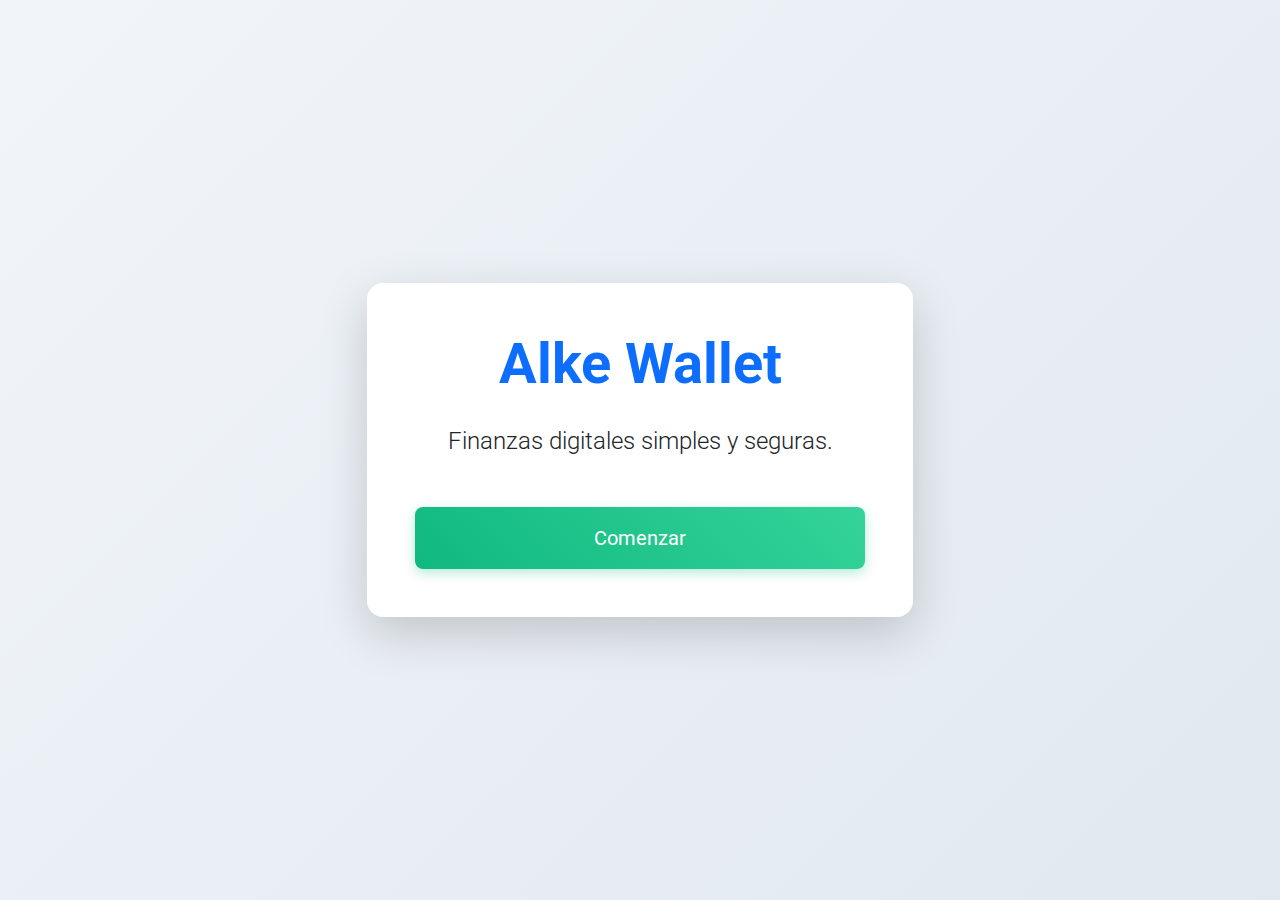
<file: index.html>
<!DOCTYPE html>
<html lang="es">
<head>
    <meta charset="UTF-8">
    <meta name="viewport" content="width=device-width, initial-scale=1.0">
    <title>Alke Wallet - Landing</title>
    
    <!-- BOOTSTRAP 5 CDN -->
    <link href="https://cdn.jsdelivr.net/npm/bootstrap@5.3.3/dist/css/bootstrap.min.css" rel="stylesheet">
    
    <!-- GOOGLE FONTS -->
    <link href="https://fonts.googleapis.com/css2?family=Roboto:wght@300;400;500;700&display=swap" rel="stylesheet">
    
    <!-- CSS Colores y efectos globales -->
    <link rel="stylesheet" href="styles.css">
</head>
<body class="d-flex align-items-center min-vh-100 py-4">
    <!-- CONTAINER -->
    <div class="container">
        <div class="row justify-content-center">
            <div class="col-md-8 col-lg-6 text-center">
                <!-- CARD HERO CON SOMBRA -->
                <div class="card p-5 shadow-lg">
                    <!-- TÍTULO -->
                    <h1 class="display-4 fw-bold text-primary mb-4">Alke Wallet</h1>
                    <!-- DESCRIPCIÓN  -->
                    <p class="lead mb-5 fs-4">Finanzas digitales simples y seguras.</p>
                    <!-- BOTÓN CTA GRANDE CON GRADIENTE -->
                    <a href="login.html" class="btn btn-primary btn-lg px-5 py-3 fs-5">
                        Comenzar
                    </a>
                </div>
            </div>
        </div>
    </div>
    
    <!-- BOOTSTRAP JS PARA INTERACCIONES -->
    <script src="https://cdn.jsdelivr.net/npm/bootstrap@5.3.3/dist/js/bootstrap.bundle.min.js"></script>
</body>
</html>
</file>
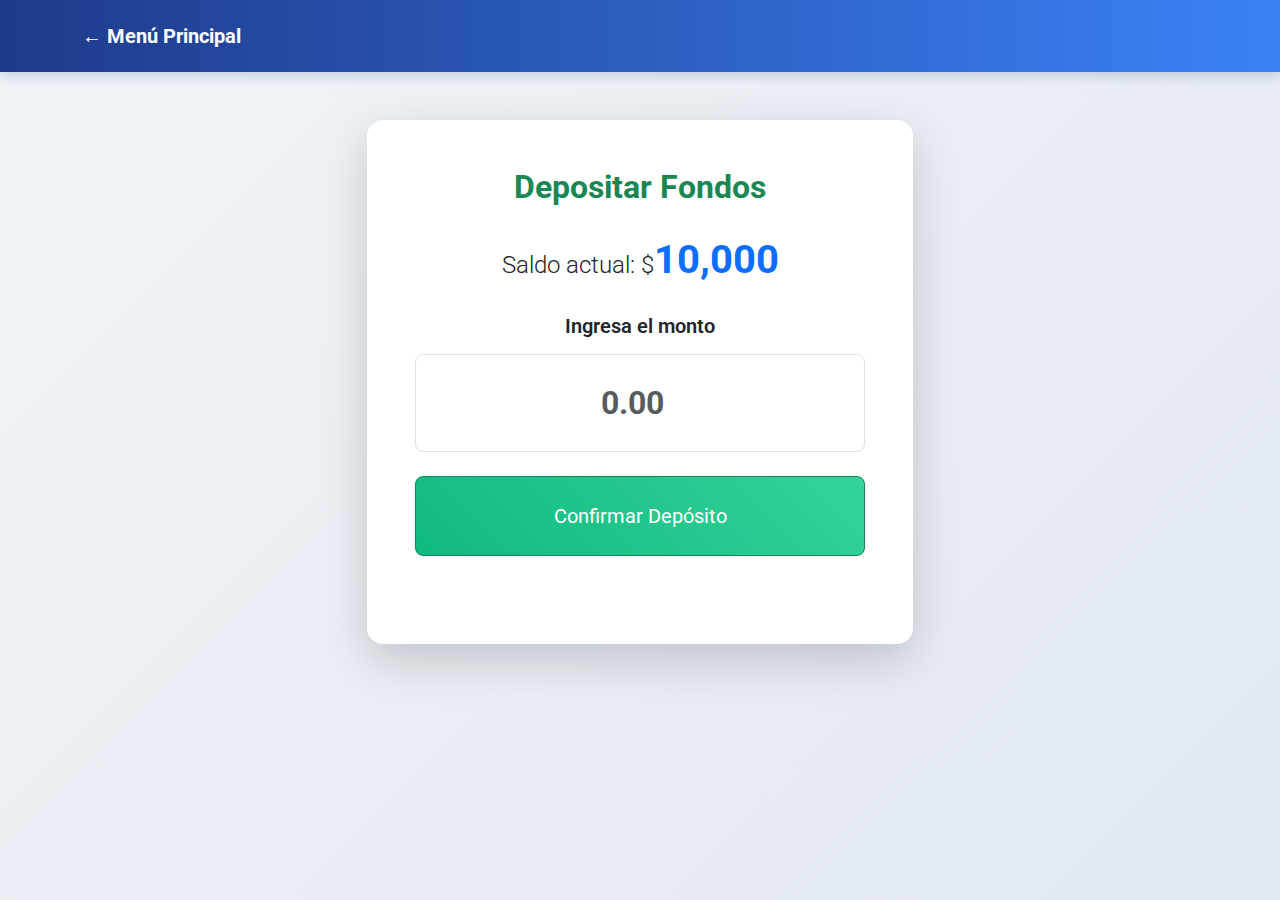
<file: deposit.html>
<!DOCTYPE html>
<html lang="es">
<head>
   <!-- Cambio para Merge Github -->
    <meta charset="UTF-8"><meta name="viewport" content="width=device-width, initial-scale=1.0">
    <title>Alke Wallet - Depositar</title>
    <link href="https://cdn.jsdelivr.net/npm/bootstrap@5.3.3/dist/css/bootstrap.min.css" rel="stylesheet">
    <link href="https://fonts.googleapis.com/css2?family=Roboto:wght@300;400;500;700&display=swap" rel="stylesheet">
    <link rel="stylesheet" href="styles.css">
</head>


<body>
    <!-- NAVBAR CON BOTÓN VOLVER -->
    <nav class="navbar navbar-dark py-3 sticky-top">
        <div class="container">
            <a class="navbar-brand fw-bold text-white" href="menu.html">← Menú Principal</a>
        </div>
    </nav>
    


    <!-- FORM DEPOSITO -->
    <div class="container my-5">
        <div class="row justify-content-center">
            <div class="col-md-8 col-lg-6">
                <div class="card p-5 shadow-lg text-center">
                    <h2 class="mb-4 fw-bold fs-2 text-success">Depositar Fondos</h2>


                    <!-- SALDO ACTUAL DINÁMICO -->
                    <p class="lead mb-4 fs-4">
                        Saldo actual: $<span id="saldoActual" class="text-primary fs-1 fw-bold">10,000</span>
                    </p>
                    

                    <!-- FORM CON VALIDACIÓN -->
                    <form id="depositForm">
                        <div class="mb-4">
                            <label class="form-label h5 fw-semibold mb-3 text-center w-100 d-block">
                                Ingresa el monto
                            </label>

                            <!-- INPUT CON LIMITES  -->
                            <input type="number" class="form-control form-control-lg text-center fs-2 fw-bold p-4" 
                                   id="monto" min="1" max="100000" step="0.01" placeholder="0.00" required>
                        </div>
                        <button type="submit" class="btn btn-success btn-lg w-100 py-4 fs-5 mb-3">
                            Confirmar Depósito
                        </button>
                    </form>


                    <!-- ALERTA DINÁMICA -->
                    <div id="mensajeDeposito" class="mt-4"></div>
                </div>
            </div>
        </div>
    </div>
    


    <script src="https://cdn.jsdelivr.net/npm/bootstrap@5.3.3/dist/js/bootstrap.bundle.min.js"></script>
    <link href="https://cdn.jsdelivr.net/npm/bootstrap-icons@1.11.3/font/bootstrap-icons.css" rel="stylesheet">
    <script>
        /* JS FUNCIONAL COMPLETO - DEPÓSITO*/
        let saldo = parseFloat(localStorage.getItem('saldo')) || 10000; // CARGA SALDO PERSISTENTE
        document.getElementById('saldoActual').textContent = saldo.toLocaleString();
        
        /* EVENTO SUBMIT FORM - VALIDACIÓN + ACTUALIZACIÓN */
        document.getElementById('depositForm').addEventListener('submit', function(e) {
            e.preventDefault(); // EVITA RECARGA
            const monto = parseFloat(document.getElementById('monto').value);
            

            /* VALIDACIÓN CLIENTE */
            if (monto > 0 && monto <= 100000) {
                saldo += monto; // SUMA AL SALDO
                localStorage.setItem('saldo', saldo); // GUARDA PERSISTENTE

                // AGREGA AL HISTORIAL AUTOMÁTICO
                    const nuevoMovimiento = {
                        fecha: new Date().toISOString(),
                        descripcion: 'Depósito manual',
                        tipo: 'ingreso',
                        operacion: 'depósito',
                        monto: monto,
                        saldoPosterior: saldo,
                        contacto: null
                    };
                    historial = JSON.parse(localStorage.getItem('historialMovimientos')) || [];
                    historial.unshift(nuevoMovimiento); // AGREGA AL INICIO
                    localStorage.setItem('historialMovimientos', JSON.stringify(historial));

                    // NOTIFICA OTRAS PÁGINAS
                    if ('BroadcastChannel' in window) {
                        new BroadcastChannel('alke-wallet').postMessage('historial-updated');
                    }

                

                /* ALERTA BOOTSTRAP SUCCESS CON NUEVO SALDO */
                document.getElementById('mensajeDeposito').innerHTML = `
                    <div class="alert alert-success alert-dismissible fade show fs-5" role="alert">
                        <i class="bi bi-check-circle fs-3 me-2"></i>
                        ¡Depósito exitoso! Nuevo saldo: $<span class="fw-bold">${saldo.toLocaleString()}</span>
                        <button type="button" class="btn-close" data-bs-dismiss="alert"></button>
                    </div>`;
                document.getElementById('monto').value = ''; // LIMPIA INPUT
            } else {
                /* ALERTA ERROR */
                document.getElementById('mensajeDeposito').innerHTML = 
                    '<div class="alert alert-danger fs-5">Monto inválido (1-100,000).</div>';
            }
        });
    </script>
</body>
</html>
</file>
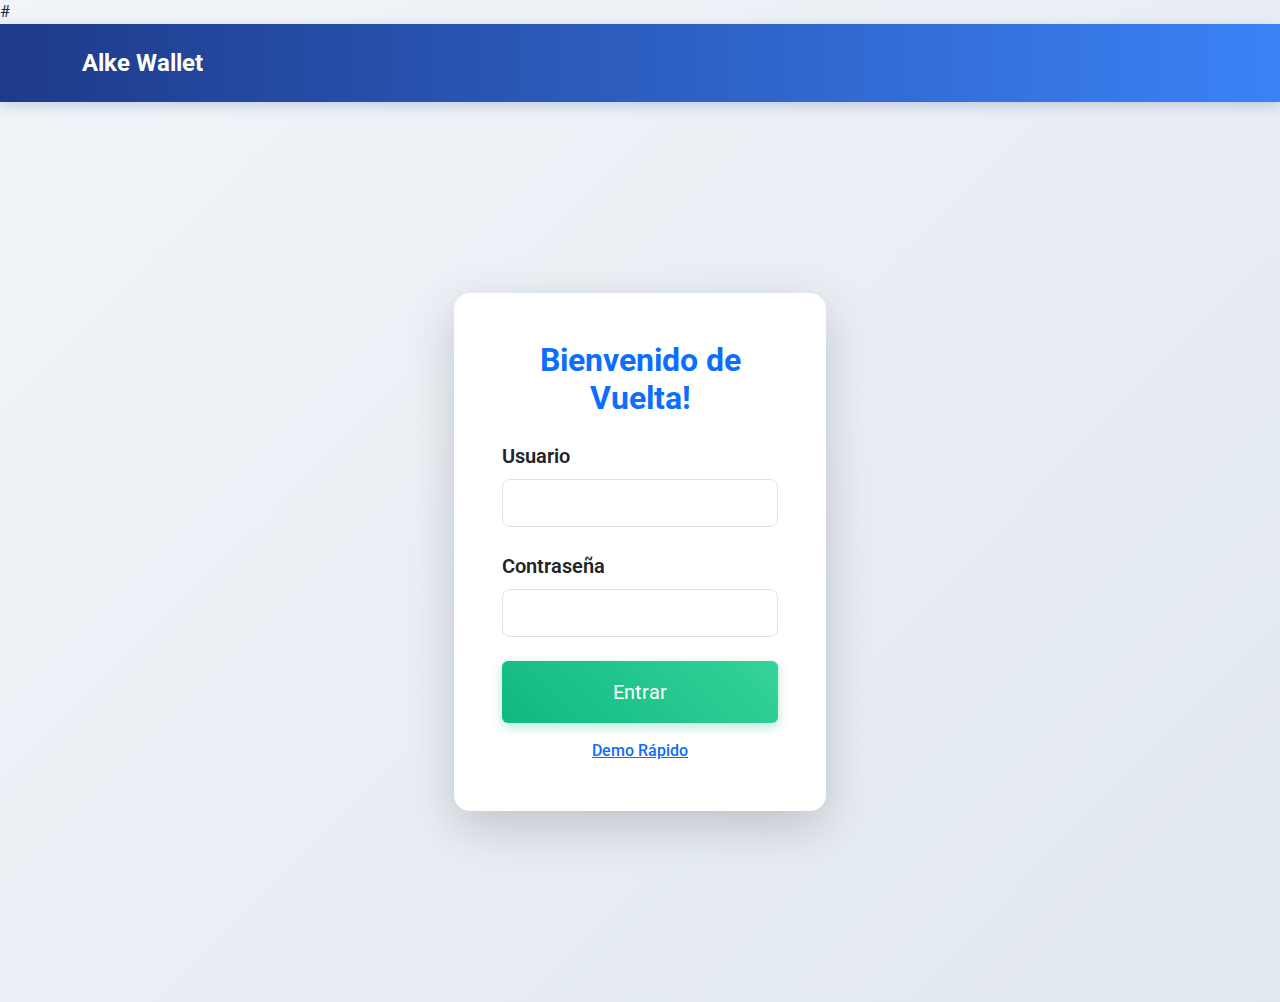
<file: login.html>
<!DOCTYPE html>
<html lang="es">
<head>
# <!-- feature/login: validación implementada -->
    <meta charset="UTF-8"><meta name="viewport" content="width=device-width, initial-scale=1.0">
    <title>Alke Wallet - Iniciar Sesión</title>
    <link href="https://cdn.jsdelivr.net/npm/bootstrap@5.3.3/dist/css/bootstrap.min.css" rel="stylesheet">
    <link href="https://fonts.googleapis.com/css2?family=Roboto:wght@300;400;500;700&display=swap" rel="stylesheet">
    <link rel="stylesheet" href="styles.css">
</head>



<body>
    <!-- NAVBAR   -->
    <nav class="navbar navbar-expand-lg navbar-dark py-3">
        <div class="container">
            <a class="navbar-brand fw-bold fs-4" href="index.html">Alke Wallet</a>
        </div>
    </nav>
    
    

    <!-- FORM LOGIN CENTRALIZADO -->
    <div class="container d-flex justify-content-center align-items-center min-vh-100 py-5">
        <div class="card p-5 shadow-lg col-md-6 col-lg-4">
            <!-- TÍTULO CON ÍCONO  -->
            <h2 class="text-center mb-4 fw-bold fs-2 text-primary">Bienvenido de Vuelta!</h2>


            
            <!-- FORM CON VALIDACIÓN -->
            <form id="loginForm">
                <!-- INPUT USUARIO -->
                <div class="mb-4">
                    <label class="form-label fw-semibold fs-5 mb-2">Usuario</label>
                    <input type="text" class="form-control form-control-lg" required>
                </div>
                <!-- INPUT PASSWORD -->
                <div class="mb-4">
                    <label class="form-label fw-semibold fs-5 mb-2">Contraseña</label>
                    <input type="password" class="form-control form-control-lg" required>
                </div>
                <!-- BOTÓN SUBMIT  -->
                <button type="submit" class="btn btn-primary w-100 py-3 fs-5 mb-3">
                    Entrar
                </button>
            </form>


            
            <!-- LINK DEMO PARA SALTARSE EL LOGIN-->
            <div class="text-center">
                <a href="menu.html" class="text-primary fw-medium">Demo Rápido</a>
            </div>
        </div>
    </div>
    



    <!-- JS BOOTSTRAP + LOGIN SIMULADO -->
    <script src="https://cdn.jsdelivr.net/npm/bootstrap@5.3.3/dist/js/bootstrap.bundle.min.js"></script>
<script src="https://cdn.jsdelivr.net/npm/bootstrap@5.3.3/dist/js/bootstrap.bundle.min.js"></script>


<script>
/* VALIDACIÓN CREDENCIALES - USUARIO: admin / PASS: 1234 */
const credencialesValidas = {
    usuario: 'admin',
    password: '1234'
};

document.getElementById('loginForm').addEventListener('submit', function(e) {
    e.preventDefault();
    
    const usuario = document.getElementById('usuario')?.value || 
                    document.querySelector('#loginForm input[type="text"]').value;
    const password = document.getElementById('password')?.value || 
                     document.querySelector('#loginForm input[type="password"]').value;
    
    /* VALIDACIÓN REAL CON MENSAJES */
    if (usuario === credencialesValidas.usuario && password === credencialesValidas.password) {
        localStorage.setUser = usuario; // GUARDA SESIÓN
        alert('¡Login exitoso! Bienvenido ' + usuario);
        window.location.href = 'menu.html';
    } else {
        /* ALERTA ROJA EN FORM */
        const alerta = document.createElement('div');
        alerta.className = 'alert alert-danger mt-3';
        alerta.innerHTML = `
            <i class="bi bi-x-circle me-2"></i>
            Credenciales incorrectas.<br>
            <small>Usuario: <strong>admin</strong> | Contraseña: <strong>1234</strong></small>
        `;
        document.querySelector('#loginForm').appendChild(alerta);
        
        // LIMPIA PASSWORD POR SEGURIDAD
        document.querySelector('input[type="password"]').value = '';
        setTimeout(() => alerta.remove(), 5000); // DESAPARECE 5 SEG
    }
});
</script>

</body>
</html>
</file>
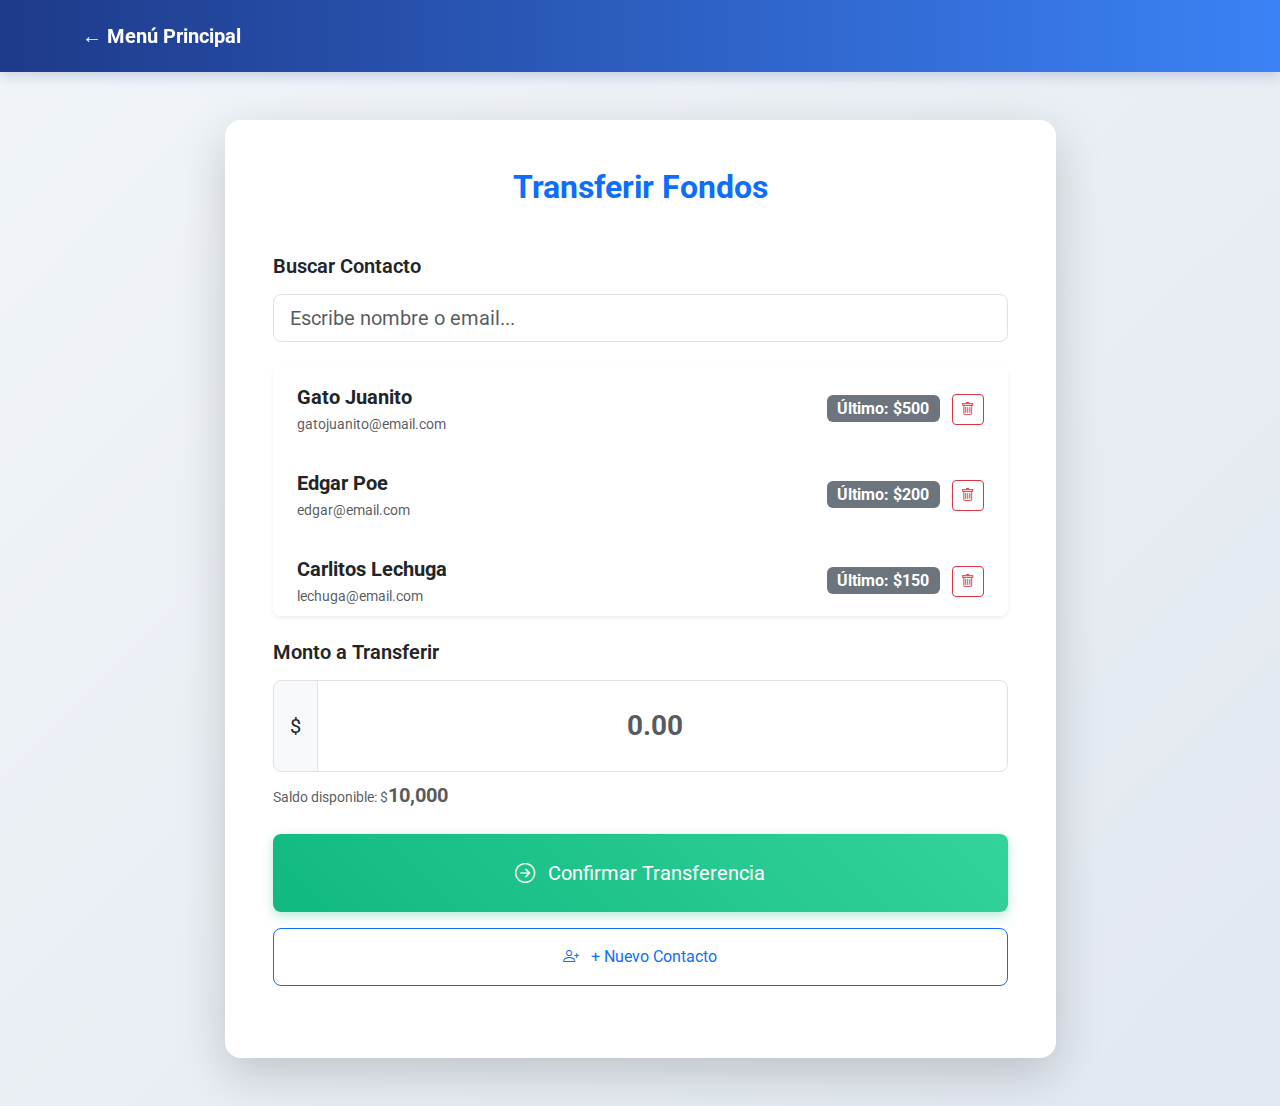
<file: sendmoney.html>
<!DOCTYPE html>
<html lang="es">
<head>
    <!-- Cambio para Merge Github -->
    <!-- META Y BOOTSTRAP -->
    <meta charset="UTF-8">
    <meta name="viewport" content="width=device-width, initial-scale=1.0">
    <title>Alke Wallet - Transferir</title>
    <link href="https://cdn.jsdelivr.net/npm/bootstrap@5.3.3/dist/css/bootstrap.min.css" rel="stylesheet">
    <link href="https://fonts.googleapis.com/css2?family=Roboto:wght@300;400;500;700&display=swap" rel="stylesheet">
    <link rel="stylesheet" href="styles.css">
</head>
<body>
    <!-- NAVBAR -->
    <nav class="navbar navbar-dark py-3 sticky-top">
        <div class="container">
            <a class="navbar-brand fw-bold text-white" href="menu.html">← Menú Principal</a>
        </div>
    </nav>
    
    <!-- CONTENIDO PRINCIPAL -->
    <div class="container my-5">
        <div class="row justify-content-center">
            <div class="col-md-10 col-lg-9">
                <div class="card p-5 shadow-lg">
                    <h2 class="text-center mb-5 fw-bold fs-2 text-primary">Transferir Fondos</h2>
                    
                    <!-- FORM TRANSFERENCIA -->
                    <form id="transferForm">
                        <!-- BUSCADOR CON AUTOCOMPLETAR -->
                        <div class="mb-4">
                            <label class="form-label h5 fw-semibold mb-3">Buscar Contacto</label>
                            <input type="text" class="form-control form-control-lg" id="buscarContacto" 
                                   placeholder="Escribe nombre o email..." oninput="filtrarContactos()">
                        </div>
                        
                        <!-- LISTA CONTACTOS DINÁMICA -->
                        <div class="mb-4">
                            <ul class="list-group list-group-flush shadow-sm rounded-3 overflow-hidden" 
                                id="listaContactos" style="max-height: 250px; overflow-y: auto;">
                                <!-- SE LLENA CON JS -->
                            </ul>
                        </div>
                        
                        <!-- MONTO CON SALDO -->
                        <div class="mb-4">
                            <label class="form-label h5 fw-semibold mb-3">Monto a Transferir</label>
                            <div class="input-group input-group-lg mb-2">
                                <span class="input-group-text">$</span>
                                <input type="number" class="form-control form-control-lg text-center fs-3 fw-bold p-4" 
                                       id="montoTransfer" min="1" max="50000" step="0.01" placeholder="0.00" required>
                            </div>
                            <small class="text-muted d-block">
                                Saldo disponible: $<span id="saldoTransfer" class="fw-bold fs-5">10,000</span>
                            </small>
                        </div>
                        
                        <!-- BOTONES -->
                        <button type="submit" class="btn btn-primary btn-lg w-100 py-4 fs-5 mb-3">
                            <i class="bi bi-arrow-right-circle me-2"></i>
                            Confirmar Transferencia
                        </button>
                        <button type="button" class="btn btn-outline-primary btn-lg w-100 py-3 fs-6" 
                                onclick="nuevoContacto()">
                            <i class="bi bi-person-plus me-2"></i>
                            + Nuevo Contacto
                        </button>
                    </form>
                    
                    <!-- MENSAJES DINÁMICOS -->
                    <div id="mensajeTransfer" class="mt-4"></div>
                </div>
            </div>
        </div>
    </div>

    <!-- SCRIPTS -->
    <script src="https://cdn.jsdelivr.net/npm/bootstrap@5.3.3/dist/js/bootstrap.bundle.min.js"></script>
    <link href="https://cdn.jsdelivr.net/npm/bootstrap-icons@1.11.3/font/bootstrap-icons.css" rel="stylesheet">
    


    <script>
    /*DATOS GLOBALES - CONTACTOS Y SALDO */
    let contactos = JSON.parse(localStorage.getItem('contactos')) || [
        { nombre: 'Gato Juanito', email: 'gatojuanito@email.com', ultimo: 500 },
        { nombre: 'Edgar Poe', email: 'edgar@email.com', ultimo: 200 },
        { nombre: 'Carlitos Lechuga', email: 'lechuga@email.com', ultimo: 150 },
        { nombre: 'María Olga', email: 'hermanita@email.com', ultimo: 300 }
    ];
    
    let saldo = parseFloat(localStorage.getItem('saldo')) || 10000;
    document.getElementById('saldoTransfer').textContent = saldo.toLocaleString();
    
    /* AUTOCOMPLETAR BUSCADOR - FUNCIONAL REAL */
    function filtrarContactos() {
        const termino = document.getElementById('buscarContacto').value.toLowerCase();
        const contenedor = document.getElementById('listaContactos');
        contenedor.innerHTML = ''; // Limpia lista
        
        /* FILTRA CONTACTOS POR NOMBRE O EMAIL */
        const filtrados = contactos.filter(contacto => 
            contacto.nombre.toLowerCase().includes(termino) || 
            contacto.email.toLowerCase().includes(termino)
        );
        
        /* MUESTRA "NO ENCONTRADO" */
        if (filtrados.length === 0 && termino.trim()) {
            contenedor.innerHTML = `
                <li class="list-group-item text-center text-muted p-4 border-0">
                    <i class="bi bi-search fs-1 d-block mb-2 opacity-50"></i>
                    No se encontraron contactos
                </li>
            `;
            return;
        }
        
        /* CREA CONTACTOS DINÁMICOS CON BOTÓN ELIMINAR */
        filtrados.forEach((contacto, indexGlobal) => {
            const li = document.createElement('li');
            li.className = 'list-group-item d-flex justify-content-between align-items-center px-4 py-3 border-0 hover-shadow';
            li.innerHTML = `
                <div class="flex-grow-1 me-3">
                    <strong class="d-block fs-5">${contacto.nombre}</strong>
                    <small class="text-muted">${contacto.email}</small>
                </div>
                <div class="text-end">
                    <span class="badge bg-secondary fs-6 me-2">Último: $${contacto.ultimo}</span>
                    <button class="btn btn-sm btn-outline-danger" onclick="eliminarContacto(${indexGlobal})" title="Eliminar">
                        <i class="bi bi-trash"></i>
                    </button>
                </div>
            `;
            contenedor.appendChild(li);
        });
    }
    
    /*NUEVO CONTACTO - FUNCIONAL COMPLETO */
    function nuevoContacto() {
        /* HTML SI NO EXISTE */
        if (!document.getElementById('modalContacto')) {
            document.body.insertAdjacentHTML('beforeend', `
                <div class="modal fade" id="modalContacto" tabindex="-1">
                    <div class="modal-dialog">
                        <div class="modal-content">
                            <div class="modal-header bg-primary text-white">
                                <h5 class="modal-title">
                                    <i class="bi bi-person-plus me-2"></i>
                                    Nuevo Contacto
                                </h5>
                                <button type="button" class="btn-close btn-close-white" data-bs-dismiss="modal"></button>
                            </div>
                            <div class="modal-body">
                                <form id="formContacto">
                                    <div class="mb-3">
                                        <label class="form-label fw-semibold">Nombre Completo</label>
                                        <input type="text" class="form-control" id="nombreNuevo" placeholder="Ej: Juan Pérez" required>
                                    </div>
                                    <div class="mb-3">
                                        <label class="form-label fw-semibold">Email</label>
                                        <input type="email" class="form-control" id="emailNuevo" placeholder="ejemplo@email.com" required>
                                    </div>
                                </form>
                            </div>
                            <div class="modal-footer">
                                <button type="button" class="btn btn-secondary" data-bs-dismiss="modal">
                                    Cancelar
                                </button>
                                <button type="button" class="btn btn-primary" onclick="guardarContacto()">
                                    <i class="bi bi-check-lg me-1"></i>
                                    Agregar
                                </button>
                            </div>
                        </div>
                    </div>
                </div>
            `);
        }
        
        /* MUESTRA MODAL */
        const modal = new bootstrap.Modal(document.getElementById('modalContacto'));
        modal.show();
        
        /* FOCUS AUTOMÁTICO */
        document.getElementById('nombreNuevo').focus();
    }
    


    /* GUARDAR CONTACTO - VALIDADO */
    function guardarContacto() {
        const nombre = document.getElementById('nombreNuevo').value.trim();
        const email = document.getElementById('emailNuevo').value.trim();
        
        /* VALIDACIONES */
        if (!nombre || nombre.length < 2) {
            alert('Nombre debe tener al menos 2 caracteres');
            return;
        }
        if (!email || !email.includes('@')) {
            alert('Email inválido');
            return;
        }
        


        /* AGREGA Y GUARDA */
        contactos.push({
            nombre: nombre,
            email: email,
            ultimo: 0
        });
        localStorage.setItem('contactos', JSON.stringify(contactos));
        
        /* CIERRA MODAL Y ACTUALIZA */
        bootstrap.Modal.getInstance(document.getElementById('modalContacto')).hide();
        document.getElementById('buscarContacto').value = ''; // Limpia buscador
        filtrarContactos(); // Refresca lista
        
        /* LIMPIA FORM MODAL */
        document.getElementById('nombreNuevo').value = '';
        document.getElementById('emailNuevo').value = '';
        
        /* NOTIFICACIÓN */
        mostrarMensaje('¡Contacto agregado correctamente!', 'success');
    }


    
    /* ELIMINAR CONTACTO CON CONFIRM*/
    function eliminarContacto(index) {
        if (confirm(`¿Eliminar "${contactos[index].nombre}"?\nEsta acción no se puede deshacer.`)) {
            contactos.splice(index, 1);
            localStorage.setItem('contactos', JSON.stringify(contactos));
            filtrarContactos();
            mostrarMensaje('Contacto eliminado', 'warning');
        }
    }


    
    /* TRANSFERENCIA CON VALIDACIONES COMPLETAS*/
    document.getElementById('transferForm').addEventListener('submit', function(e) {
        e.preventDefault();
        const monto = parseFloat(document.getElementById('montoTransfer').value);
        const inputMonto = document.getElementById('montoTransfer');
        
        /* VALIDACIONES PASO A PASO */
        if (!inputMonto.value.trim()) {
            mostrarError('Ingresa un monto');
            return;
        }
        
        if (monto <= 0 || monto > 50000) {
            mostrarError('Monto entre $1 y $50,000');
            return;
        }
        
        if (monto > saldo) {
            mostrarError(`¡Fondos insuficientes! Solo tienes $${saldo.toLocaleString()}`);
            return;
        }
        
        /* EJECUTA TRANSFERENCIA */
        saldo -= monto;
        localStorage.setItem('saldo', saldo);

        // BUSCA CONTACTO SELECCIONADO (último visible)
                const ultimoVisible = document.querySelector('#listaContactos li strong')?.textContent || 'Contacto';

                // AGREGA MOVIMIENTO TRANSFERENCIA
                const nuevoMovimiento = {
                    fecha: new Date().toISOString(),
                    descripcion: 'Transferencia enviada',
                    tipo: 'egreso',
                    operacion: 'transferencia',
                    monto: monto,
                    saldoPosterior: saldo,
                    contacto: ultimoVisible
                };
                historial = JSON.parse(localStorage.getItem('historialMovimientos')) || [];
                historial.unshift(nuevoMovimiento);
                localStorage.setItem('historialMovimientos', JSON.stringify(historial));

                // BROADCAST UPDATE
                if ('BroadcastChannel' in window) {
                    new BroadcastChannel('alke-wallet').postMessage('historial-updated');
                }

        
        /* ÉXITO CON ANIMACIÓN */
        mostrarMensaje(
            `¡Transferencia de $${monto.toLocaleString()} exitosa!<br><strong>Nuevo saldo: $${saldo.toLocaleString()}</strong>`,
            'success'
        );
        
        /* RESET FORM */
        inputMonto.value = '';
    });


    
    /*UTILIDADES - MENSAJES Y ERRORES */
    function mostrarMensaje(texto, tipo = 'info') {
        const contenedor = document.getElementById('mensajeTransfer');
        contenedor.innerHTML = `
            <div class="alert alert-${tipo === 'success' ? 'success' : tipo === 'warning' ? 'warning' : 'danger'} 
                   alert-dismissible fade show fs-5" role="alert">
                <i class="bi bi-${tipo === 'success' ? 'check-circle-fill' : tipo === 'warning' ? 'exclamation-triangle-fill' : 'x-circle-fill'} 
                   fs-3 me-2"></i>
                ${texto}
                <button type="button" class="btn-close" data-bs-dismiss="alert"></button>
            </div>
        `;
    }
    
    function mostrarError(texto) {
        mostrarMensaje(texto, 'danger');
    }
    
    /*INICIALIZACIÓN - CARGA CONTACTOS*/
    document.addEventListener('DOMContentLoaded', function() {
        filtrarContactos(); // MUESTRA TODOS AL INICIO
    });
    </script>
</body>
</html>
</file>
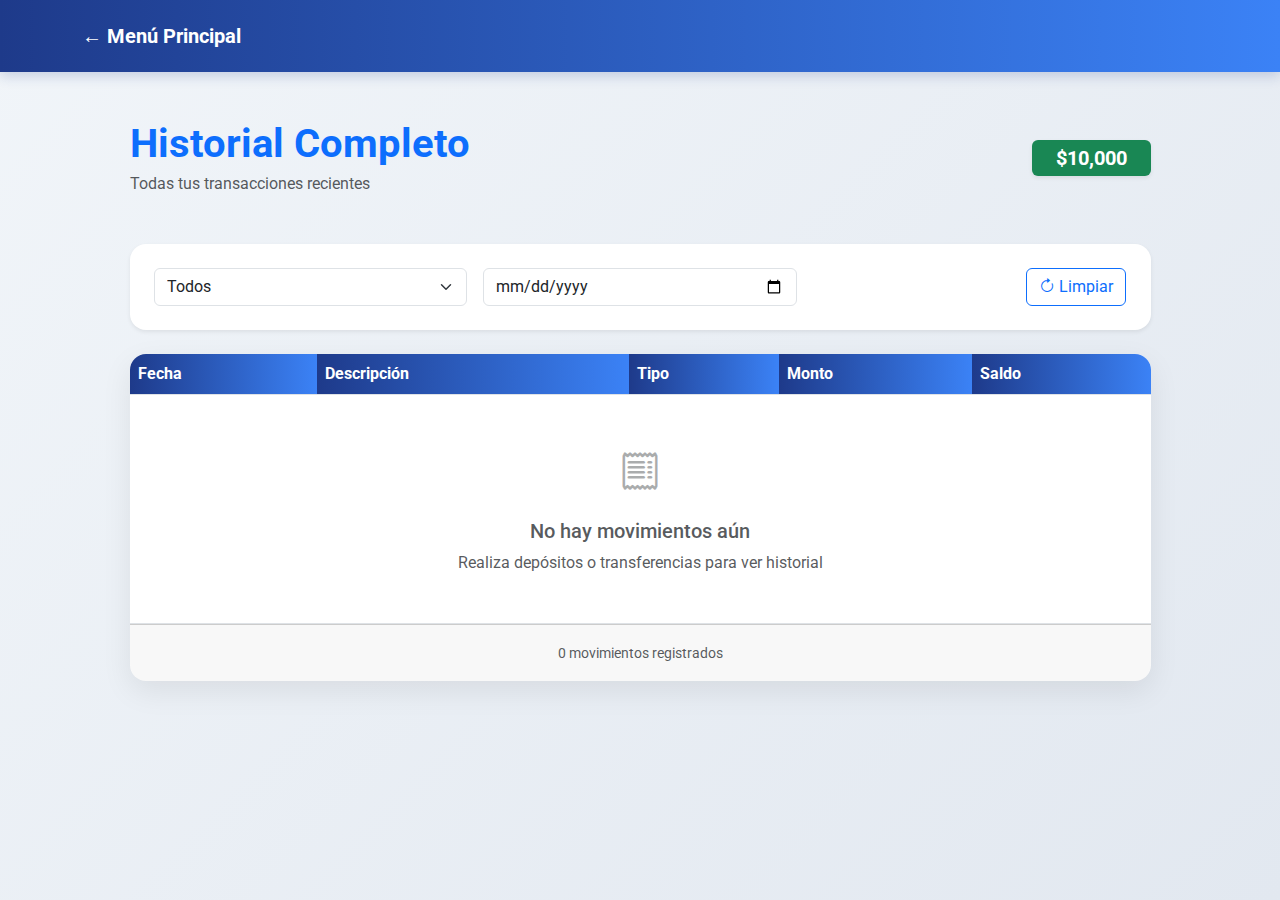
<file: transactions.html>
<!DOCTYPE html>
<html lang="es">
<head>
    <!-- Cambio para Merge Github -->
    <meta charset="UTF-8">
    <meta name="viewport" content="width=device-width, initial-scale=1.0">
    <title>Alke Wallet - Historial</title>
    <link href="https://cdn.jsdelivr.net/npm/bootstrap@5.3.3/dist/css/bootstrap.min.css" rel="stylesheet">
    <link href="https://fonts.googleapis.com/css2?family=Roboto:wght@300;400;500;700&display=swap" rel="stylesheet">
    <link rel="stylesheet" href="styles.css">
</head>
<body>
    <!-- NAVBAR -->
    <nav class="navbar navbar-dark py-3 sticky-top">
        <div class="container">
            <a class="navbar-brand fw-bold text-white" href="menu.html">← Menú Principal</a>
        </div>
    </nav>
    
    <!-- HEADER -->
    <div class="container my-5">
        <div class="row justify-content-center">
            <div class="col-12 col-lg-11">
                <div class="d-flex justify-content-between align-items-center mb-5">
                    <div>
                        <h2 class="fw-bold fs-1 text-primary mb-1">Historial Completo</h2>
                        <p class="text-muted mb-0 fs-6">Todas tus transacciones recientes</p>
                    </div>
                    <div class="text-end">
                        <span class="badge bg-success fs-5 px-4 py-2 shadow-sm" id="saldoHistorial">$10,000</span>
                    </div>
                </div>
                
                <!-- FILTROSS -->
                <div class="card shadow-sm mb-4">
                    <div class="card-body p-4">
                        <div class="row g-3 align-items-center">
                            <div class="col-md-4">
                                <select class="form-select" id="filtroTipo">
                                    <option value="todos">Todos</option>
                                    <option value="ingreso">Ingresos</option>
                                    <option value="egreso">Egresos</option>
                                </select>
                            </div>
                            <div class="col-md-4">
                                <input type="date" class="form-control" id="filtroFecha" onchange="aplicarFiltros()">
                            </div>
                            <div class="col-md-4 text-end">
                                <button class="btn btn-outline-primary" onclick="limpiarFiltros()">
                                    <i class="bi bi-arrow-clockwise"></i> Limpiar
                                </button>
                            </div>
                        </div>
                    </div>
                </div>
                
                <!-- TABLA DINÁMICA -->
                <div class="card shadow-xl overflow-hidden">
                    <div class="table-responsive">
                        <table class="table table-hover mb-0 align-middle" id="tablaMovimientos">
                            <thead>
                                <tr>
                                    <th scope="col" class="position-sticky bg-white" style="z-index: 10;">Fecha</th>
                                    <th scope="col" class="position-sticky bg-white" style="z-index: 10;">Descripción</th>
                                    <th scope="col" class="position-sticky bg-white" style="z-index: 10;">Tipo</th>
                                    <th scope="col" class="position-sticky bg-white" style="z-index: 10;">Monto</th>
                                    <th scope="col" class="position-sticky bg-white" style="z-index: 10;">Saldo</th>
                                </tr>
                            </thead>
                            <tbody id="tbodyMovimientos">
                            </tbody>
                        </table>
                    </div>
                    <div class="card-footer text-muted text-center py-3">
                        <small id="totalMovimientos">0 movimientos registrados</small>
                    </div>
                </div>
            </div>
        </div>
    </div>

    <script src="https://cdn.jsdelivr.net/npm/bootstrap@5.3.3/dist/js/bootstrap.bundle.min.js"></script>
    <link href="https://cdn.jsdelivr.net/npm/bootstrap-icons@1.11.3/font/bootstrap-icons.css" rel="stylesheet">
    
    <script>

    /* SISTEMA HISTORIAL PERSISTENTE*/

    let historial = JSON.parse(localStorage.getItem('historialMovimientos')) || [];
    let saldo = parseFloat(localStorage.getItem('saldo')) || 10000;
    
    /* CARGA Y MUESTRA HISTORIAL */
    function cargarHistorial() {
        const tbody = document.getElementById('tbodyMovimientos');
        const saldoActual = document.getElementById('saldoHistorial');

        
        // ACTUALIZA SALDO 
        saldoActual.textContent = `$${saldo.toLocaleString()}`;
        saldoActual.parentElement.parentElement.parentElement.parentElement.parentElement.href = 'menu.html';
        
        tbody.innerHTML = '';
        
        if (historial.length === 0) {
            tbody.innerHTML = `
                <tr>
                    <td colspan="5" class="text-center py-5 text-muted">
                        <i class="bi bi-receipt fs-1 d-block mb-3 opacity-50"></i>
                        <h5>No hay movimientos aún</h5>
                        <p class="mb-0">Realiza depósitos o transferencias para ver historial</p>
                    </td>
                </tr>
            `;
            document.getElementById('totalMovimientos').textContent = '0 movimientos registrados';
            return;
        }
        
        /* ORDENA POR FECHA DESC (RECIENTE PRIMERO) */
        historial.sort((a, b) => new Date(b.fecha) - new Date(a.fecha));
        
        historial.forEach((movimiento, index) => {
            const fila = document.createElement('tr');
            const claseTipo = movimiento.tipo === 'ingreso' ? 'ingreso' : 'egreso';
            const icono = movimiento.tipo === 'ingreso' ? 'arrow-up-circle' : 'arrow-down-circle';
            
            fila.innerHTML = `
                <td class="fw-semibold">
                    <div>${new Date(movimiento.fecha).toLocaleDateString('es-CL')}</div>
                    <small class="text-muted">${new Date(movimiento.fecha).toLocaleTimeString([], {hour: '2-digit', minute:'2-digit'})}</small>
                </td>
                <td>
                    <strong>${movimiento.descripcion}</strong>
                    ${movimiento.contacto ? `<br><small class="text-muted">→ ${movimiento.contacto}</small>` : ''}
                </td>
                <td>
                    <span class="badge bg-${claseTipo === 'ingreso' ? 'success' : 'danger'} px-3 py-2 fs-6">
                        <i class="bi bi-${icono} me-1"></i>
                        ${movimiento.tipo === 'ingreso' ? '+' : '-'}${movimiento.operacion}
                    </span>
                </td>
                <td class="${claseTipo} fs-4 fw-bold">
                    ${movimiento.tipo === 'ingreso' ? '+' : '-'}$${Math.abs(movimiento.monto).toLocaleString()}
                </td>
                <td class="fw-bold fs-5 text-primary">
                    $${movimiento.saldoPosterior.toLocaleString()}
                </td>
            `;
            tbody.appendChild(fila);
        });
        
        document.getElementById('totalMovimientos').textContent = 
            `${historial.length} movimiento${historial.length !== 1 ? 's' : ''} registrado${historial.length !== 1 ? 's' : ''}`;
    }
    
    /* FILTROS DINÁMICOS*/
    function aplicarFiltros() {
        const tipo = document.getElementById('filtroTipo').value;
        const fecha = document.getElementById('filtroFecha').value;
        
        let movimientosFiltrados = [...historial];
        
        if (tipo !== 'todos') {
            movimientosFiltrados = movimientosFiltrados.filter(m => m.tipo === tipo);
        }
        
        if (fecha) {
            movimientosFiltrados = movimientosFiltrados.filter(m => 
                new Date(m.fecha).toISOString().split('T')[0] === fecha
            );
        }
        
        // SIMULA filtro temporalmente (SE PUEDE expandir)
        const tbody = document.getElementById('tbodyMovimientos');
        tbody.innerHTML = '';
        
        if (movimientosFiltrados.length === 0) {
            tbody.innerHTML = `
                <tr>
                    <td colspan="5" class="text-center py-5 text-muted">
                        <i class="bi bi-funnel fs-1 d-block mb-3 opacity-50"></i>
                        No hay resultados para estos filtros
                    </td>
                </tr>
            `;
        } else {
            movimientosFiltrados.forEach(movimiento => {
                // Render similar a cargarHistorial()
                const fila = document.createElement('tr');
                tbody.appendChild(fila);
            });
        }
    }
    
    function limpiarFiltros() {
        document.getElementById('filtroTipo').value = 'todos';
        document.getElementById('filtroFecha').value = '';
        cargarHistorial();
    }
    
    /* INICIALIZACIÓN */
    document.addEventListener('DOMContentLoaded', function() {
        cargarHistorial();

        
        // ESCUCHA CAMBIOS EN OTRAS PÁGINAS
        if ('BroadcastChannel' in window) {
            const canal = new BroadcastChannel('alke-wallet');
            canal.onmessage = function(event) {
                if (event.data === 'historial-updated') {
                    historial = JSON.parse(localStorage.getItem('historialMovimientos')) || [];
                    cargarHistorial();
                }
            };
        }
    });
    </script>
</body>
</html>
</file>
<file: styles.css>
:root {
    --primary: #1e3a8a; --accent: #3b82f6; --success: #10b981; --danger: #ef4444;
    --bg: #f8fafc; --card: #ffffff; --text: #1e293b; --light: #f1f5f9;
}
body { font-family: 'Roboto', sans-serif; background: linear-gradient(135deg, var(--light) 0%, #e2e8f0 100%); min-height: 100vh; color: var(--text); }
.navbar { background: linear-gradient(90deg, var(--primary), var(--accent)) !important; box-shadow: 0 4px 12px rgba(30,58,138,0.2); }
.card { background: var(--card); box-shadow: 0 10px 30px rgba(0,0,0,0.08); border-radius: 16px; border: none; }
.btn-primary { background: linear-gradient(45deg, var(--success), #34d399); border: none; box-shadow: 0 4px 12px rgba(16,185,129,0.3); }
.btn-success { background: linear-gradient(45deg, var(--success), #34d399); }
.btn-danger { background: linear-gradient(45deg, var(--danger), #f87171); }
.menu-card { transition: all 0.3s ease; height: 160px; display: flex; flex-direction: column; align-items: center; justify-content: center; text-decoration: none; color: var(--text); }
.menu-card:hover { transform: translateY(-8px); box-shadow: 0 20px 40px rgba(0,0,0,0.12); background: var(--light); }
.table th { background: linear-gradient(90deg, var(--primary), var(--accent)); color: white; }
.ingreso { color: var(--success); font-weight: 600; } .egreso { color: var(--danger); font-weight: 600; }
@media (max-width: 768px) { .container { padding: 1rem; } }
</file>
